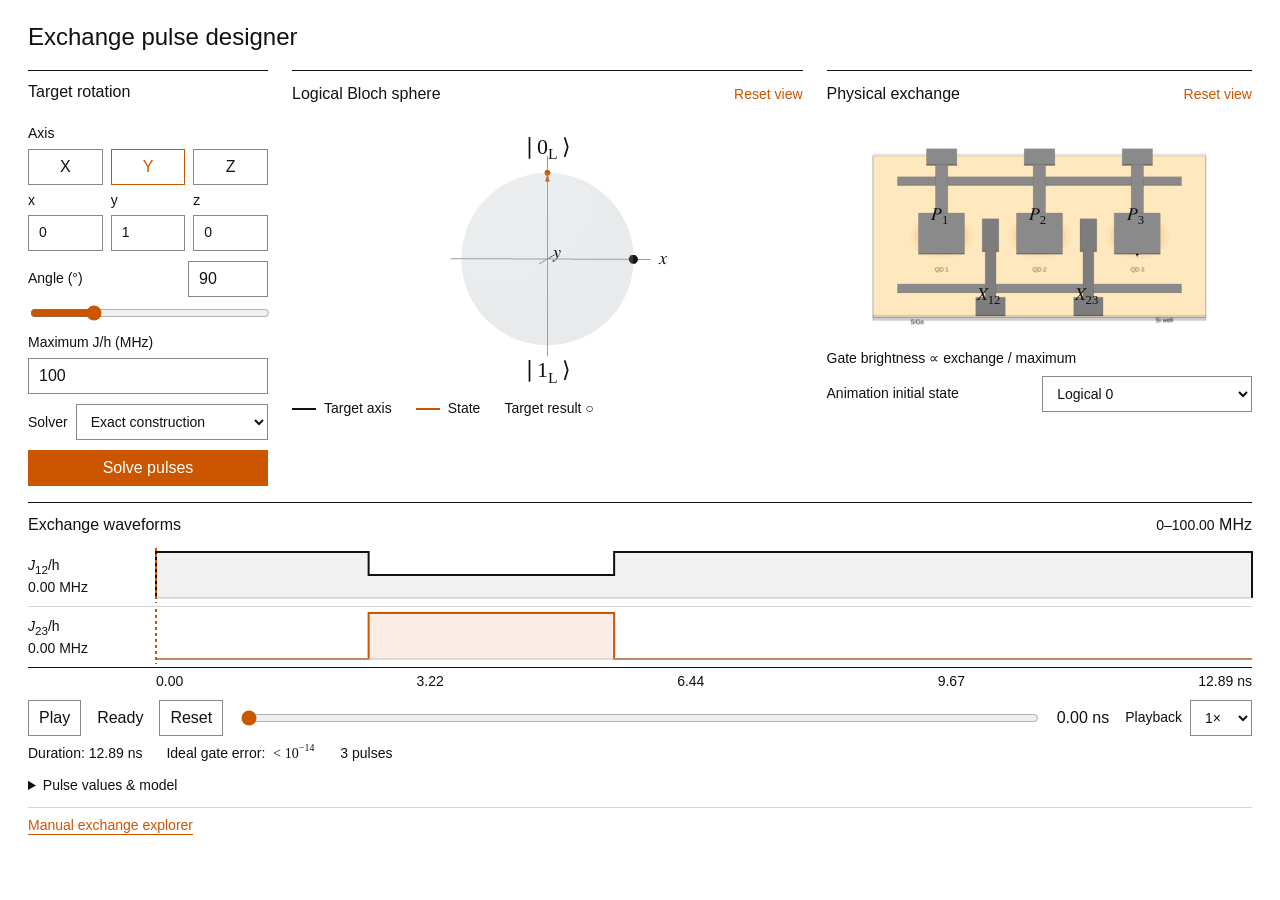
<file: exchange-pulses/index.html>
<!doctype html>
<html lang="en"><head><meta name="robots" content="noindex, nofollow, noarchive"><meta charset="utf-8"><meta name="viewport" content="width=device-width,initial-scale=1"><title>Exchange pulse designer</title>
<link rel="icon" href="data:image/svg+xml,%3Csvg xmlns='http://www.w3.org/2000/svg' viewBox='0 0 32 32'%3E%3Ccircle cx='16' cy='16' r='10' fill='%23CC5500'/%3E%3C/svg%3E">
<script type="importmap">{"imports":{"three":"./vendor/three.module.js","three/addons/controls/OrbitControls.js":"./vendor/OrbitControls.js"}}</script>
<style>
@font-face{font-family:"ABC Areal";src:url("https://timochang.com/fonts/areal/ABCAreal-Regular.woff2") format("woff2");font-weight:400;font-style:normal;font-display:swap}
@font-face{font-family:"ABC Areal";src:url("https://timochang.com/fonts/areal/ABCAreal-RegularItalic.woff2") format("woff2");font-weight:400;font-style:italic;font-display:swap}
@font-face{font-family:"ABC Areal";src:url("https://timochang.com/fonts/areal/ABCAreal-Medium.woff2") format("woff2");font-weight:500;font-style:normal;font-display:swap}
@font-face{font-family:"ABC Areal";src:url("https://timochang.com/fonts/areal/ABCAreal-MediumItalic.woff2") format("woff2");font-weight:500;font-style:italic;font-display:swap}
@font-face{font-family:"ABC Areal";src:url("https://timochang.com/fonts/areal/ABCAreal-Bold.woff2") format("woff2");font-weight:700;font-style:normal;font-display:swap}
@font-face{font-family:"ABC Areal";src:url("https://timochang.com/fonts/areal/ABCAreal-BoldItalic.woff2") format("woff2");font-weight:700;font-style:italic;font-display:swap}

:root{color-scheme:light;--accent:#c50;--line:#d5d5d5}*{box-sizing:border-box}body{margin:0;font:1rem/1.4 "ABC Areal",Helvetica,sans-serif;color:#111;background:#fff}main{max-width:1480px;margin:auto;padding:20px 28px}header,.section-head,.row{display:flex;align-items:center;justify-content:space-between;gap:16px}header{margin-bottom:16px}h1{font-size:1.5rem;font-weight:500;margin:0}h2{font-size:1rem;font-weight:500;margin:0}a{color:var(--accent);text-underline-offset:4px}header span{font-size:1rem}.workspace{display:grid;grid-template-columns:240px minmax(0,1.2fr) minmax(0,1fr);gap:24px}.section-head{border-top:1px solid #111;padding:8px 0}.viewport{position:relative;height:280px;overflow:hidden}.viewport canvas{display:block;touch-action:none;cursor:grab}.viewport canvas:active{cursor:grabbing}.math-label{position:absolute;transform:translate(-50%,-50%);pointer-events:none;white-space:nowrap}math{font-family:math;font-weight:400;letter-spacing:normal}button,input,select{font:inherit}button,select,input[type=number]{border:1px solid #888;background:#fff;color:#111;border-radius:0;min-height:36px;padding:4px 10px}button{cursor:pointer}button:hover,button[aria-pressed=true]{color:var(--accent);border-color:var(--accent)}button:disabled{cursor:not-allowed;color:#555;background:#f5f5f5;border:1px dashed #aaa}button:focus-visible,input:focus-visible,select:focus-visible,a:focus-visible,canvas:focus-visible{outline:2px solid var(--accent);outline-offset:3px}.text-button{border:0;padding:0;color:var(--accent)}.target{display:grid;gap:10px;align-content:start}.field{display:grid;gap:6px}.axis-presets{display:flex;gap:8px}.axis-presets button{flex:1}.components{display:grid;grid-template-columns:repeat(3,minmax(0,1fr));gap:8px}.components label{display:grid;gap:4px}.components input{min-width:0;width:100%}input[type=range]{width:100%;accent-color:var(--accent)}input[type=number]{width:100%}.primary{width:100%}.axis-key{display:flex;gap:24px;flex-wrap:wrap}.axis-key span:before{content:'';display:inline-block;width:24px;border-top:2px solid #111;vertical-align:middle;margin-right:8px}.axis-key span:nth-child(2):before{border-color:var(--accent)}.waveforms{margin-top:16px}.tracks{position:relative;border-bottom:1px solid #111}.track{display:grid;grid-template-columns:112px 1fr;min-height:52px;align-items:center;gap:16px}.track+ .track{border-top:1px solid var(--line)}.track-label{white-space:nowrap}.track-space{border-bottom:1px solid var(--line);height:28px}.empty{position:absolute;inset:0 0 0 112px;display:grid;place-items:center;pointer-events:none}.empty span{background:white;padding:8px 16px}.playback{margin-top:8px;display:flex;align-items:center;gap:16px}.playback input{flex:1;min-width:40px}.time{margin:8px 0 0 112px;text-align:right}.support{display:grid;grid-template-columns:1fr 1fr;gap:48px;margin-top:32px}.support .viewport{height:230px}.results{display:grid;gap:16px;align-content:start}.results .row{border-bottom:1px solid var(--line);padding-bottom:12px}output{font-variant-numeric:tabular-nums}.error{color:#a30;margin:0}.footer{margin-top:12px;border-top:1px solid var(--line);padding-top:8px}.notice{border-left:3px solid var(--accent);padding-left:12px;margin:0} [hidden]{display:none!important}
.workspace>section{min-width:0}.section-head{min-height:44px}.section-head button{font-size:.875rem}.device-panel .viewport{height:230px}.device-note{margin:0 0 8px}.device-panel .field{grid-template-columns:1fr 1fr;align-items:center;font-size:.875rem}.device-panel select{min-width:0;width:100%}.sequence-summary{display:flex;gap:24px;margin-top:8px;font-size:.875rem}.axis-key{font-size:.875rem}.target .field>span,.target label,.target .row{font-size:.875rem}.text-button{min-height:32px}.time{margin-top:4px;font-size:.875rem}.footer{font-size:.875rem}
@media(min-width:960px) and (max-height:740px){main{padding-top:12px;padding-bottom:12px}header{margin-bottom:8px}.viewport{height:240px}.target{gap:8px}.waveforms{margin-top:12px}.track{min-height:44px}.device-panel .viewport{height:200px}}
@media(max-width:959px){main{padding:20px}.workspace{grid-template-columns:210px minmax(0,1fr);gap:20px}.device-panel{grid-column:1/-1}.device-panel .viewport{height:180px}.viewport{height:280px}}
@media(max-width:640px){main{padding:16px}header{align-items:start;flex-wrap:wrap;gap:4px}h1{font-size:1.25rem}header span{font-size:.875rem}.workspace{display:flex;flex-direction:column;gap:16px}.target{display:grid;grid-template-columns:1fr 1fr;gap:12px}.target .section-head,.target>.field:nth-child(2){grid-column:1/-1}.target .primary{grid-column:1/-1}.viewport{height:280px}.track{grid-template-columns:72px 1fr;gap:8px}.empty{left:72px}.empty span{padding:8px;font-size:.875rem}.time{margin-left:72px}.playback{gap:8px;flex-wrap:wrap}.axis-key{gap:16px}.device-panel{display:block}.device-panel .viewport{height:200px}}
.wave{width:100%;height:60px;display:block;overflow:visible;cursor:crosshair}.wave-line{stroke:#111;stroke-width:2;fill:none;vector-effect:non-scaling-stroke}#wave23{stroke:#c50}.fill{fill:#111;opacity:.06}#fill23{fill:#c50;opacity:.1}.baseline{stroke:#bbb;stroke-width:1;vector-effect:non-scaling-stroke}.cursor{stroke:#c50;stroke-width:2;stroke-dasharray:3 3;vector-effect:non-scaling-stroke}.time-ticks{display:flex;justify-content:space-between;margin-left:128px;font-size:.875rem;margin-top:4px}.track-label{font-size:.875rem}.track-label output{font-variant-numeric:tabular-nums}.track{min-height:60px}.speed-label{display:flex;align-items:center;gap:8px;font-size:.875rem}.playback{flex-wrap:wrap}.playback #scrub{flex:1 1 120px}.pulse-details{margin-top:12px;font-size:.875rem}.pulse-details summary{cursor:pointer;width:max-content}.pulse-details p{max-width:85ch}.table-scroll{overflow:auto}table{border-collapse:collapse;width:100%;text-align:right;font-variant-numeric:tabular-nums}th,td{padding:8px 12px;border-bottom:1px solid #ddd}th{font-weight:500}th:first-child,td:first-child{text-align:left}.target-key:before{display:none!important}.device-note{font-size:.875rem}.section-head #current-exchange{font-size:.875rem}.primary{background:#c50;color:white;border-color:#c50}.primary:hover{background:#a40;color:white}.primary:disabled{background:#eee;color:#555}.sequence-summary{flex-wrap:wrap;gap:8px 24px}@media(max-width:640px){.time-ticks{margin-left:80px}.time-ticks span:nth-child(2),.time-ticks span:nth-child(4){display:none}.playback #scrub{order:3;flex-basis:100%}.speed-label{margin-left:auto}.wave{height:52px}.track{min-height:52px}}
tr.active{background:#fff1e7}@media(prefers-reduced-motion:reduce){*{scroll-behavior:auto}}
.solver-choice{display:flex;align-items:center;gap:8px;font-size:.875rem}.solver-choice select{min-width:0;width:100%;font-size:.875rem}@media(max-width:640px){.solver-choice,#cancel-search{grid-column:1/-1}}
.angle-row{gap:8px}.angle-row label{white-space:nowrap}.angle-row input{width:80px;min-width:0;font-size:1rem}
</style></head><body><main>
<header><h1>Exchange pulse designer</h1></header>
<div class="workspace">
<section class="target" aria-label="Target rotation"><div class="section-head"><h2>Target rotation</h2></div>
<div class="field"><span>Axis</span><div class="axis-presets" role="group" aria-label="Axis presets"><button data-axis="x" aria-pressed="false">X</button><button data-axis="y" aria-pressed="true">Y</button><button data-axis="z" aria-pressed="false">Z</button></div><div class="components"><label>x<input id="nx" type="number" value="0" step="0.1"></label><label>y<input id="ny" type="number" value="1" step="0.1"></label><label>z<input id="nz" type="number" value="0" step="0.1"></label></div><p id="axis-error" class="error" hidden>Choose a finite, nonzero axis.</p></div>
<div class="field"><div class="row angle-row"><label for="angle-value">Angle (°)</label><input id="angle-value" type="number" min="0" max="360" step="any" value="90"></div><input id="angle" aria-label="Angle slider (degrees)" type="range" min="0" max="360" step="any" value="90"></div>
<div class="field"><label for="jmax">Maximum J/h (MHz)</label><input id="jmax" type="number" min="1" max="2000" value="100"></div>
<label class="solver-choice">Solver<select id="method"><option value="exact">Exact construction</option><option value="search">Minimum time · search</option></select></label><button class="primary" id="cancel-search" hidden>Cancel search</button><button class="primary" id="solve">Solve pulses</button><p id="solve-error" class="error" role="alert" hidden></p></section>
<section><div class="section-head"><h2>Logical Bloch sphere</h2><button id="sphere-reset" class="text-button">Reset view</button></div><div id="sphere" class="viewport"></div><div class="axis-key"><span>Target axis</span><span>State</span><span class="target-key">Target result ○</span></div></section>
<section class="device-panel"><div class="section-head"><h2>Physical exchange</h2><button id="device-reset" class="text-button">Reset view</button></div><div id="device" class="viewport"></div><input id="explode" type="checkbox" hidden><p class="device-note">Gate brightness ∝ exchange / maximum</p><label class="field" for="initial">Animation initial state<select id="initial"><option value="zero">Logical 0</option><option value="one">Logical 1</option><option value="plus">Logical +</option><option value="plusi">Logical +i</option></select></label></section>
</div>
<section class="waveforms"><div class="section-head"><h2>Exchange waveforms</h2><span><output id="current-exchange">—</output> MHz</span></div>
<div class="tracks" id="tracks">
<div class="track"><span class="track-label"><i>J</i><sub>12</sub>/h<br><output id="level12">0</output> MHz</span><svg class="wave" id="chart12" viewBox="0 0 1000 60" preserveAspectRatio="none" role="img" aria-label="Exchange 12 waveform"><path class="fill" id="fill12"></path><path class="wave-line" id="wave12"></path><line x1="0" y1="52" x2="1000" y2="52" class="baseline"></line><line class="cursor" id="cursor12" x1="0" y1="2" x2="0" y2="57"></line></svg></div><div class="track"><span class="track-label"><i>J</i><sub>23</sub>/h<br><output id="level23">0</output> MHz</span><svg class="wave" id="chart23" viewBox="0 0 1000 60" preserveAspectRatio="none" role="img" aria-label="Exchange 23 waveform"><path class="fill" id="fill23"></path><path class="wave-line" id="wave23"></path><line x1="0" y1="52" x2="1000" y2="52" class="baseline"></line><line class="cursor" id="cursor23" x1="0" y1="2" x2="0" y2="57"></line></svg></div>
</div><div class="time-ticks" id="ticks"></div>
<div class="playback"><button id="play">Play</button><span id="status" role="status">Ready</span><button id="reset">Reset</button><input id="scrub" type="range" min="0" max="1000" value="0" step="1" aria-label="Playback time"><output id="elapsed">0.00 ns</output><label class="speed-label">Playback<select id="speed"><option value="1">1×</option><option value="0.5">½×</option><option value="2">2×</option></select></label></div>
<div class="sequence-summary"><span>Duration: <output id="duration">—</output> ns</span><span>Ideal gate error: <output id="gate-error">—</output></span><span id="segment-count"></span><span id="search-result"></span></div>
<details class="pulse-details"><summary>Pulse values & model</summary><div class="table-scroll"><table><thead><tr><th>Pulse</th><th>Start (ns)</th><th>Duration (ns)</th><th>J<sub>12</sub>/h (MHz)</th><th>J<sub>23</sub>/h (MHz)</th></tr></thead><tbody id="pulse-table"></tbody></table></div><p>Ideal exchange with independent, nonnegative couplings and instantaneous switching. Minimum-time search varies both amplitudes and durations, refining through 8, 12 and 20 segments after pulse-order search. It verifies the whole target rotation up to global phase and keeps the shortest verified result. The lower bound is a speed limit, not necessarily attainable; “best found” is not proven optimal. Gate error is numerical average gate infidelity, not a device prediction.</p><p>Playback is slowed. Gate brightness shows exchange relative to the chosen maximum; the device geometry is illustrative. These are exchange waveforms, not calibrated electrode voltages. Finite rise times, noise and leakage are omitted.</p></details></section>
<div class="footer"><a href="./manual.html">Manual exchange explorer</a></div>
</main><script type="module" src="./designer.js"></script></body></html>
</file>
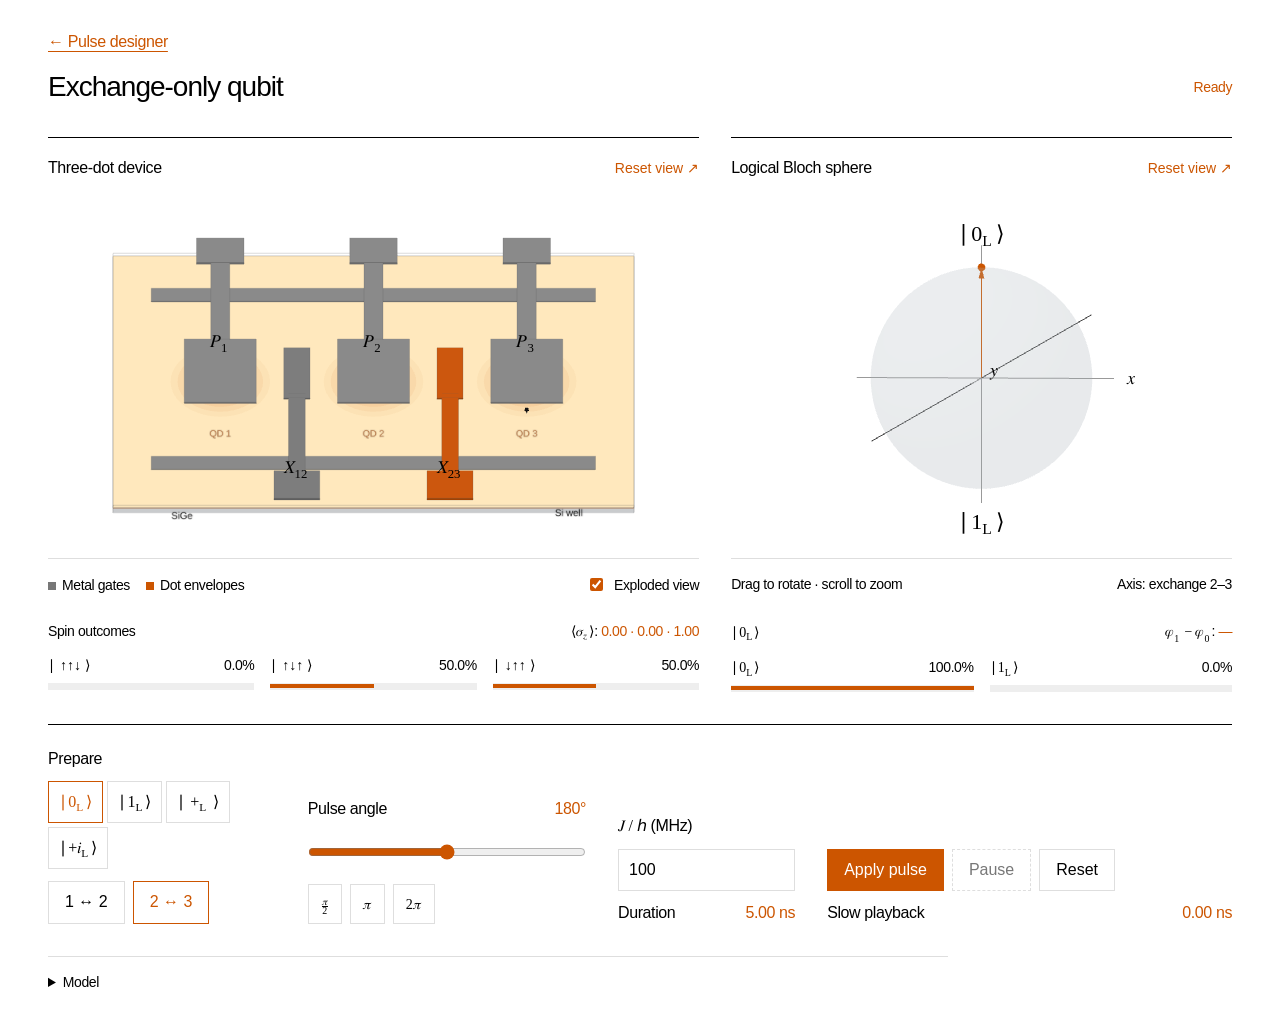
<file: exchange-pulses/manual.html>
<!doctype html>
<html lang="en"><head><meta name="robots" content="noindex, nofollow, noarchive"><meta charset="utf-8"><meta name="viewport" content="width=device-width,initial-scale=1"><title>Exchange-only qubit</title>
<link rel="icon" href="data:image/svg+xml,%3Csvg xmlns='http://www.w3.org/2000/svg' viewBox='0 0 32 32'%3E%3Ccircle cx='16' cy='16' r='10' fill='%23CC5500'/%3E%3C/svg%3E">
<script type="importmap">{"imports":{"three":"./vendor/three.module.js","three/addons/controls/OrbitControls.js":"./vendor/OrbitControls.js"}}</script>
<style>
@font-face{font-family:"ABC Areal";src:url("https://timochang.com/fonts/areal/ABCAreal-Regular.woff2") format("woff2");font-weight:400;font-style:normal;font-display:swap}
@font-face{font-family:"ABC Areal";src:url("https://timochang.com/fonts/areal/ABCAreal-RegularItalic.woff2") format("woff2");font-weight:400;font-style:italic;font-display:swap}
@font-face{font-family:"ABC Areal";src:url("https://timochang.com/fonts/areal/ABCAreal-Medium.woff2") format("woff2");font-weight:500;font-style:normal;font-display:swap}
@font-face{font-family:"ABC Areal";src:url("https://timochang.com/fonts/areal/ABCAreal-MediumItalic.woff2") format("woff2");font-weight:500;font-style:italic;font-display:swap}
@font-face{font-family:"ABC Areal";src:url("https://timochang.com/fonts/areal/ABCAreal-Bold.woff2") format("woff2");font-weight:700;font-style:normal;font-display:swap}
@font-face{font-family:"ABC Areal";src:url("https://timochang.com/fonts/areal/ABCAreal-BoldItalic.woff2") format("woff2");font-weight:700;font-style:italic;font-display:swap}

:root{color-scheme:light;--orange:#c50;--ink:#000;--line:#dedede}*{box-sizing:border-box}body{margin:0;background:#fff;color:var(--ink);font:16px/1.3 "ABC Areal",Helvetica,sans-serif;letter-spacing:-.4px}main{max-width:1600px;margin:auto;padding:32px 48px}header{display:flex;justify-content:space-between;align-items:center;margin-bottom:32px}h1{font-size:28px;font-weight:500;letter-spacing:-1px;margin:0}.status{font-size:14px;color:var(--orange)}.views{display:grid;grid-template-columns:1.3fr 1fr;gap:32px}section{min-width:0}.heading{display:flex;justify-content:space-between;align-items:center;border-top:1px solid #000;padding:16px 0;gap:16px}h2{font-size:16px;font-weight:500;margin:0}.viewport{height:440px;position:relative;overflow:hidden;background:#fff}.viewport canvas{display:block;width:100%;height:100%;cursor:grab;touch-action:none;outline-offset:-3px}.viewport canvas:active{cursor:grabbing}canvas:focus-visible{outline:2px solid var(--orange)}button,input{font:inherit}button{color:#000;background:#fff;border:1px solid var(--line);padding:10px 16px;min-height:42px;cursor:pointer;border-radius:0}button:hover,button[aria-pressed=true]{border-color:var(--orange);color:var(--orange)}button:focus-visible{outline:2px solid var(--orange);outline-offset:3px}button:disabled{border-style:dashed;cursor:not-allowed}.reset-view{border:0;padding:0;min-height:28px;color:var(--orange);font-size:14px}.view-foot{display:flex;gap:16px;align-items:center;justify-content:space-between;border-top:1px solid var(--line);padding:16px 0;font-size:14px}.view-foot label{display:flex;align-items:center;gap:8px}input{accent-color:var(--orange)}.controls{display:grid;grid-template-columns:1fr 1fr auto;gap:32px;border-top:1px solid #000;margin-top:32px;padding-top:24px;align-items:end}.field{display:grid;gap:12px}.pairs,.actions{display:flex;gap:8px}.readout{display:flex;justify-content:space-between}.readout output{color:var(--orange)}.field input[type=range]{width:100%;margin:12px 0}.pending{border-top:1px dashed var(--line);margin-top:24px;padding-top:16px;font-size:14px}.error{color:#a30;padding:24px}.legend{display:flex;gap:16px}.legend span:before{content:'';display:inline-block;width:8px;height:8px;margin-right:6px;background:#777}.legend .cloud:before{background:var(--orange)}
@media(min-width:1500px){.viewport{height:520px}}@media(max-width:900px){main{padding:24px}.views{grid-template-columns:1fr;gap:32px}.viewport{height:380px}.controls{grid-template-columns:1fr 1fr}.actions{grid-column:1/-1}}@media(max-width:480px){main{padding:20px}h1{font-size:23px}.status{font-size:13px}.viewport{height:310px}.controls{grid-template-columns:1fr}.view-foot{flex-wrap:wrap}}
select,input[type=number]{border:1px solid var(--line);border-radius:0;background:white;color:black;font:inherit;padding:10px;min-height:42px;width:100%}.controls{grid-template-columns:.9fr 1.1fr .7fr 1.6fr}.state-grid{display:grid;grid-template-columns:1.3fr 1fr;gap:32px;margin-top:12px}.probabilities{display:grid;grid-template-columns:repeat(3,1fr);gap:16px;margin-top:16px}.probabilities.logical{grid-template-columns:repeat(2,1fr)}.prob>div{display:flex;justify-content:space-between;font-size:14px;margin-bottom:8px}meter{display:block;width:100%;height:7px;border:0;background:#eee}meter::-webkit-meter-bar{background:#eee;border:0;border-radius:0}meter::-webkit-meter-optimum-value{background:#c50}meter::-moz-meter-bar{background:#c50}.state-grid .readout{font-size:14px}.presets{display:flex;gap:8px}.presets button{font-size:14px;min-height:32px;padding:4px 12px}.primary{background:#c50;color:#fff;border-color:#c50}.primary:hover{color:#fff;background:#a40}.actions{flex-wrap:wrap}.model{margin-top:32px;border-top:1px solid var(--line);padding-top:16px;font-size:14px;max-width:900px}.model summary{cursor:pointer;width:max-content}.model p{line-height:1.5}.status{min-width:70px;text-align:right}output{font-variant-numeric:tabular-nums}button:disabled{color:#777}.viewport{height:360px}@media(min-width:1500px){.viewport{height:440px}}@media(max-width:1100px){.controls{grid-template-columns:1fr 1fr}.actions{grid-column:auto}}@media(max-width:900px){.state-grid{grid-template-columns:1fr}.viewport{height:360px}}@media(max-width:480px){.controls{grid-template-columns:1fr}.viewport{height:310px}.state-grid .readout{flex-wrap:wrap;gap:8px}}math{font-family:"STIX Two Math","Cambria Math",math;font-size:1em;font-weight:400;letter-spacing:normal}math[display="block"]{text-align:left;margin:0}.equation{padding:16px 0;overflow-x:auto;font-size:18px}.initial-states{display:flex;gap:4px;flex-wrap:wrap}.initial-states button{padding:8px 10px;min-width:42px}.initial-states math{font-size:1em}.presets button{min-height:40px}.readout{align-items:center;gap:12px;flex-wrap:wrap}.prob>div{align-items:center;gap:8px}.math-label{position:absolute;transform:translate(-50%,-50%);pointer-events:none;white-space:nowrap;font-size:18px;color:#000}.math-label math{font-size:1em}[hidden]{display:none!important}nav{margin-bottom:16px}nav a{color:var(--orange);text-underline-offset:4px}nav a:focus-visible{outline:2px solid var(--orange);outline-offset:3px}</style></head><body><main>
<nav aria-label="Explorer navigation"><a href="./">← Pulse designer</a></nav>
<header><h1>Exchange-only qubit</h1><span class="status" id="run-status">Ready</span></header>
<div class="views">
<section><div class="heading"><h2>Three-dot device</h2><button class="reset-view" id="device-reset">Reset view ↗</button></div><div class="viewport" id="device"></div><div class="view-foot"><div class="legend"><span>Metal gates</span><span class="cloud">Dot envelopes</span></div><label><input id="explode" type="checkbox" checked>Exploded view</label></div></section>
<section><div class="heading"><h2>Logical Bloch sphere</h2><button class="reset-view" id="sphere-reset">Reset view ↗</button></div><div class="viewport" id="sphere"></div><div class="view-foot"><span>Drag to rotate · scroll to zoom</span><span id="axis-label">Axis: exchange 2–3</span></div></section>
</div>
<div class="state-grid">
<section aria-label="Physical spin measurement probabilities"><div class="readout"><span>Spin outcomes</span><span><math xmlns="http://www.w3.org/1998/Math/MathML"><mrow><mo>⟨</mo><msub><mi>σ</mi><mrow><mi>z</mi></mrow></msub><mo form="postfix" fence="true" stretchy="false" lspace="0" rspace="0">⟩</mo></mrow></math>: <output id="spin-z">—</output></span></div><div class="probabilities" id="physical-probs"><div class="prob"><div><span><math xmlns="http://www.w3.org/1998/Math/MathML"><mrow><mo form="prefix" fence="true" stretchy="false" lspace="0" rspace="0.08em">∣</mo><mo>↑↑↓</mo><mo form="postfix" fence="true" stretchy="false" lspace="0" rspace="0">⟩</mo></mrow></math></span><output id="p0">—</output></div><meter id="m0" min="0" max="1" value="0" aria-label="Probability of ↑↑↓"></meter></div><div class="prob"><div><span><math xmlns="http://www.w3.org/1998/Math/MathML"><mrow><mo form="prefix" fence="true" stretchy="false" lspace="0" rspace="0.08em">∣</mo><mo>↑↓↑</mo><mo form="postfix" fence="true" stretchy="false" lspace="0" rspace="0">⟩</mo></mrow></math></span><output id="p1">—</output></div><meter id="m1" min="0" max="1" value="0" aria-label="Probability of ↑↓↑"></meter></div><div class="prob"><div><span><math xmlns="http://www.w3.org/1998/Math/MathML"><mrow><mo form="prefix" fence="true" stretchy="false" lspace="0" rspace="0.08em">∣</mo><mo>↓↑↑</mo><mo form="postfix" fence="true" stretchy="false" lspace="0" rspace="0">⟩</mo></mrow></math></span><output id="p2">—</output></div><meter id="m2" min="0" max="1" value="0" aria-label="Probability of ↓↑↑"></meter></div></div></section>
<section aria-label="Logical state"><div class="readout"><span id="state-ket"><math xmlns="http://www.w3.org/1998/Math/MathML"><mrow><mo form="prefix" fence="true" stretchy="false" lspace="0" rspace="0.08em">∣</mo><msub><mrow><mn>0</mn></mrow><mi mathvariant="normal">L</mi></msub><mo form="postfix" fence="true" stretchy="false" lspace="0" rspace="0">⟩</mo></mrow></math></span><span><math xmlns="http://www.w3.org/1998/Math/MathML"><msub><mi>φ</mi><mrow><mn>1</mn></mrow></msub><mo>−</mo><msub><mi>φ</mi><mrow><mn>0</mn></mrow></msub></math>: <output id="phase">—</output></span></div><div class="probabilities logical"><div class="prob"><div><span><math xmlns="http://www.w3.org/1998/Math/MathML"><mrow><mo form="prefix" fence="true" stretchy="false" lspace="0" rspace="0.08em">∣</mo><msub><mrow><mn>0</mn></mrow><mi mathvariant="normal">L</mi></msub><mo form="postfix" fence="true" stretchy="false" lspace="0" rspace="0">⟩</mo></mrow></math></span><output id="lp0">—</output></div><meter id="lm0" min="0" max="1" value="0" aria-label="Logical 0 probability"></meter></div><div class="prob"><div><span><math xmlns="http://www.w3.org/1998/Math/MathML"><mrow><mo form="prefix" fence="true" stretchy="false" lspace="0" rspace="0.08em">∣</mo><msub><mrow><mn>1</mn></mrow><mi mathvariant="normal">L</mi></msub><mo form="postfix" fence="true" stretchy="false" lspace="0" rspace="0">⟩</mo></mrow></math></span><output id="lp1">—</output></div><meter id="lm1" min="0" max="1" value="0" aria-label="Logical 1 probability"></meter></div></div></section>
</div>
<section class="controls" aria-label="Exchange controls">
<div class="field"><span id="prepare-label">Prepare</span><select id="initial" hidden aria-label="Initial state"><option value="zero">Logical zero</option><option value="one">Logical one</option><option value="plus">Logical plus</option><option value="plusi">Logical plus i</option></select><div class="initial-states" role="group" aria-labelledby="prepare-label"><button data-initial="zero" aria-label="Logical zero" aria-pressed="true"><math xmlns="http://www.w3.org/1998/Math/MathML"><mrow><mo form="prefix" fence="true" stretchy="false" lspace="0" rspace="0.08em">∣</mo><msub><mrow><mn>0</mn></mrow><mi mathvariant="normal">L</mi></msub><mo form="postfix" fence="true" stretchy="false" lspace="0" rspace="0">⟩</mo></mrow></math></button><button data-initial="one" aria-label="Logical one" aria-pressed="false"><math xmlns="http://www.w3.org/1998/Math/MathML"><mrow><mo form="prefix" fence="true" stretchy="false" lspace="0" rspace="0.08em">∣</mo><msub><mrow><mn>1</mn></mrow><mi mathvariant="normal">L</mi></msub><mo form="postfix" fence="true" stretchy="false" lspace="0" rspace="0">⟩</mo></mrow></math></button><button data-initial="plus" aria-label="Logical plus" aria-pressed="false"><math xmlns="http://www.w3.org/1998/Math/MathML"><mrow><mo form="prefix" fence="true" stretchy="false" lspace="0" rspace="0.08em">∣</mo><msub><mrow><mo>+</mo></mrow><mi mathvariant="normal">L</mi></msub><mo form="postfix" fence="true" stretchy="false" lspace="0" rspace="0">⟩</mo></mrow></math></button><button data-initial="plusi" aria-label="Logical plus i" aria-pressed="false"><math xmlns="http://www.w3.org/1998/Math/MathML"><mrow><mo form="prefix" fence="true" stretchy="false" lspace="0" rspace="0.08em">∣</mo><msub><mrow><mo>+</mo><mi>i</mi></mrow><mi mathvariant="normal">L</mi></msub><mo form="postfix" fence="true" stretchy="false" lspace="0" rspace="0">⟩</mo></mrow></math></button></div><div class="pairs" role="group" aria-label="Exchange pair"><button data-pair="12" aria-pressed="false">1 ↔ 2</button><button data-pair="23" aria-pressed="true">2 ↔ 3</button></div></div>
<div class="field"><div class="readout"><label for="angle">Pulse angle</label><output id="angle-out">180°</output></div><input id="angle" type="range" min="0" max="360" step="1" value="180"><div class="presets"><button data-angle="90"><math xmlns="http://www.w3.org/1998/Math/MathML"><mfrac><mi>π</mi><mn>2</mn></mfrac></math></button><button data-angle="180"><math xmlns="http://www.w3.org/1998/Math/MathML"><mi>π</mi></math></button><button data-angle="360"><math xmlns="http://www.w3.org/1998/Math/MathML"><mn>2</mn><mi>π</mi></math></button></div></div>
<div class="field"><label for="frequency"><math xmlns="http://www.w3.org/1998/Math/MathML"><mi>J</mi><mo>/</mo><mi>h</mi></math> (MHz)</label><input id="frequency" type="number" min="1" max="2000" step="1" value="100"><div class="readout"><span>Duration</span><output id="duration">5.00 ns</output></div></div>
<div class="field"><div class="actions"><button id="apply" class="primary">Apply pulse</button><button id="pause" disabled>Pause</button><button id="reset">Reset</button></div><div class="readout"><span>Slow playback</span><output id="elapsed">0.00 ns</output></div></div>
</section>
<details class="model"><summary>Model</summary><p>One electron per dot. Ideal isotropic exchange; no magnetic gradients, charge leakage, or decoherence. Rotating either view changes the camera, not the state.</p><p>Electrodes and dot envelopes are illustrative. Arrows show mean spin <math xmlns="http://www.w3.org/1998/Math/MathML"><mrow><mo>⟨</mo><msub><mi>σ</mi><mrow><mi>z</mi></mrow></msub><mo form="postfix" fence="true" stretchy="false" lspace="0" rspace="0">⟩</mo></mrow></math>, not definite individual spins. Charge stays localized. Playback is slowed; displayed times use <math xmlns="http://www.w3.org/1998/Math/MathML"><mi>θ</mi><mo>=</mo><mn>2</mn><mi>π</mi><mfrac><mi>J</mi><mi>h</mi></mfrac><mi>t</mi></math>.</p><div class="equation"><math xmlns="http://www.w3.org/1998/Math/MathML" display="block"><mrow><mo form="prefix" fence="true" stretchy="false" lspace="0" rspace="0.08em">∣</mo><msub><mrow><mn>0</mn></mrow><mi mathvariant="normal">L</mi></msub><mo form="postfix" fence="true" stretchy="false" lspace="0" rspace="0">⟩</mo></mrow><mo>=</mo><mfrac><mrow><mrow><mo form="prefix" fence="true" stretchy="false" lspace="0" rspace="0.08em">∣</mo><mo>↑↓↑</mo><mo form="postfix" fence="true" stretchy="false" lspace="0" rspace="0">⟩</mo></mrow><mo>−</mo><mrow><mo form="prefix" fence="true" stretchy="false" lspace="0" rspace="0.08em">∣</mo><mo>↓↑↑</mo><mo form="postfix" fence="true" stretchy="false" lspace="0" rspace="0">⟩</mo></mrow></mrow><msqrt><mn>2</mn></msqrt></mfrac></math></div><div class="equation"><math xmlns="http://www.w3.org/1998/Math/MathML" display="block"><mrow><mo form="prefix" fence="true" stretchy="false" lspace="0" rspace="0.08em">∣</mo><msub><mrow><mn>1</mn></mrow><mi mathvariant="normal">L</mi></msub><mo form="postfix" fence="true" stretchy="false" lspace="0" rspace="0">⟩</mo></mrow><mo>=</mo><mfrac><mrow><mn>2</mn><mrow><mo form="prefix" fence="true" stretchy="false" lspace="0" rspace="0.08em">∣</mo><mo>↑↑↓</mo><mo form="postfix" fence="true" stretchy="false" lspace="0" rspace="0">⟩</mo></mrow><mo>−</mo><mrow><mo form="prefix" fence="true" stretchy="false" lspace="0" rspace="0.08em">∣</mo><mo>↑↓↑</mo><mo form="postfix" fence="true" stretchy="false" lspace="0" rspace="0">⟩</mo></mrow><mo>−</mo><mrow><mo form="prefix" fence="true" stretchy="false" lspace="0" rspace="0.08em">∣</mo><mo>↓↑↑</mo><mo form="postfix" fence="true" stretchy="false" lspace="0" rspace="0">⟩</mo></mrow></mrow><msqrt><mn>6</mn></msqrt></mfrac></math></div><div class="equation"><math xmlns="http://www.w3.org/1998/Math/MathML" display="block"><msub><mi>n</mi><mrow><mn>12</mn></mrow></msub><mo>=</mo><mo>(</mo><mn>0</mn><mo>,</mo><mn>0</mn><mo>,</mo><mo>−</mo><mn>1</mn><mo>)</mo><mspace width="2em"/><msub><mi>n</mi><mrow><mn>23</mn></mrow></msub><mo>=</mo><mo>(</mo><mfrac><msqrt><mn>3</mn></msqrt><mn>2</mn></mfrac><mo>,</mo><mn>0</mn><mo>,</mo><mfrac><mn>1</mn><mn>2</mn></mfrac><mo>)</mo></math></div><p>Relative phase is undefined if either amplitude vanishes.</p></details>
</main><script type="module" src="./app.js"></script></body></html>
</file>
